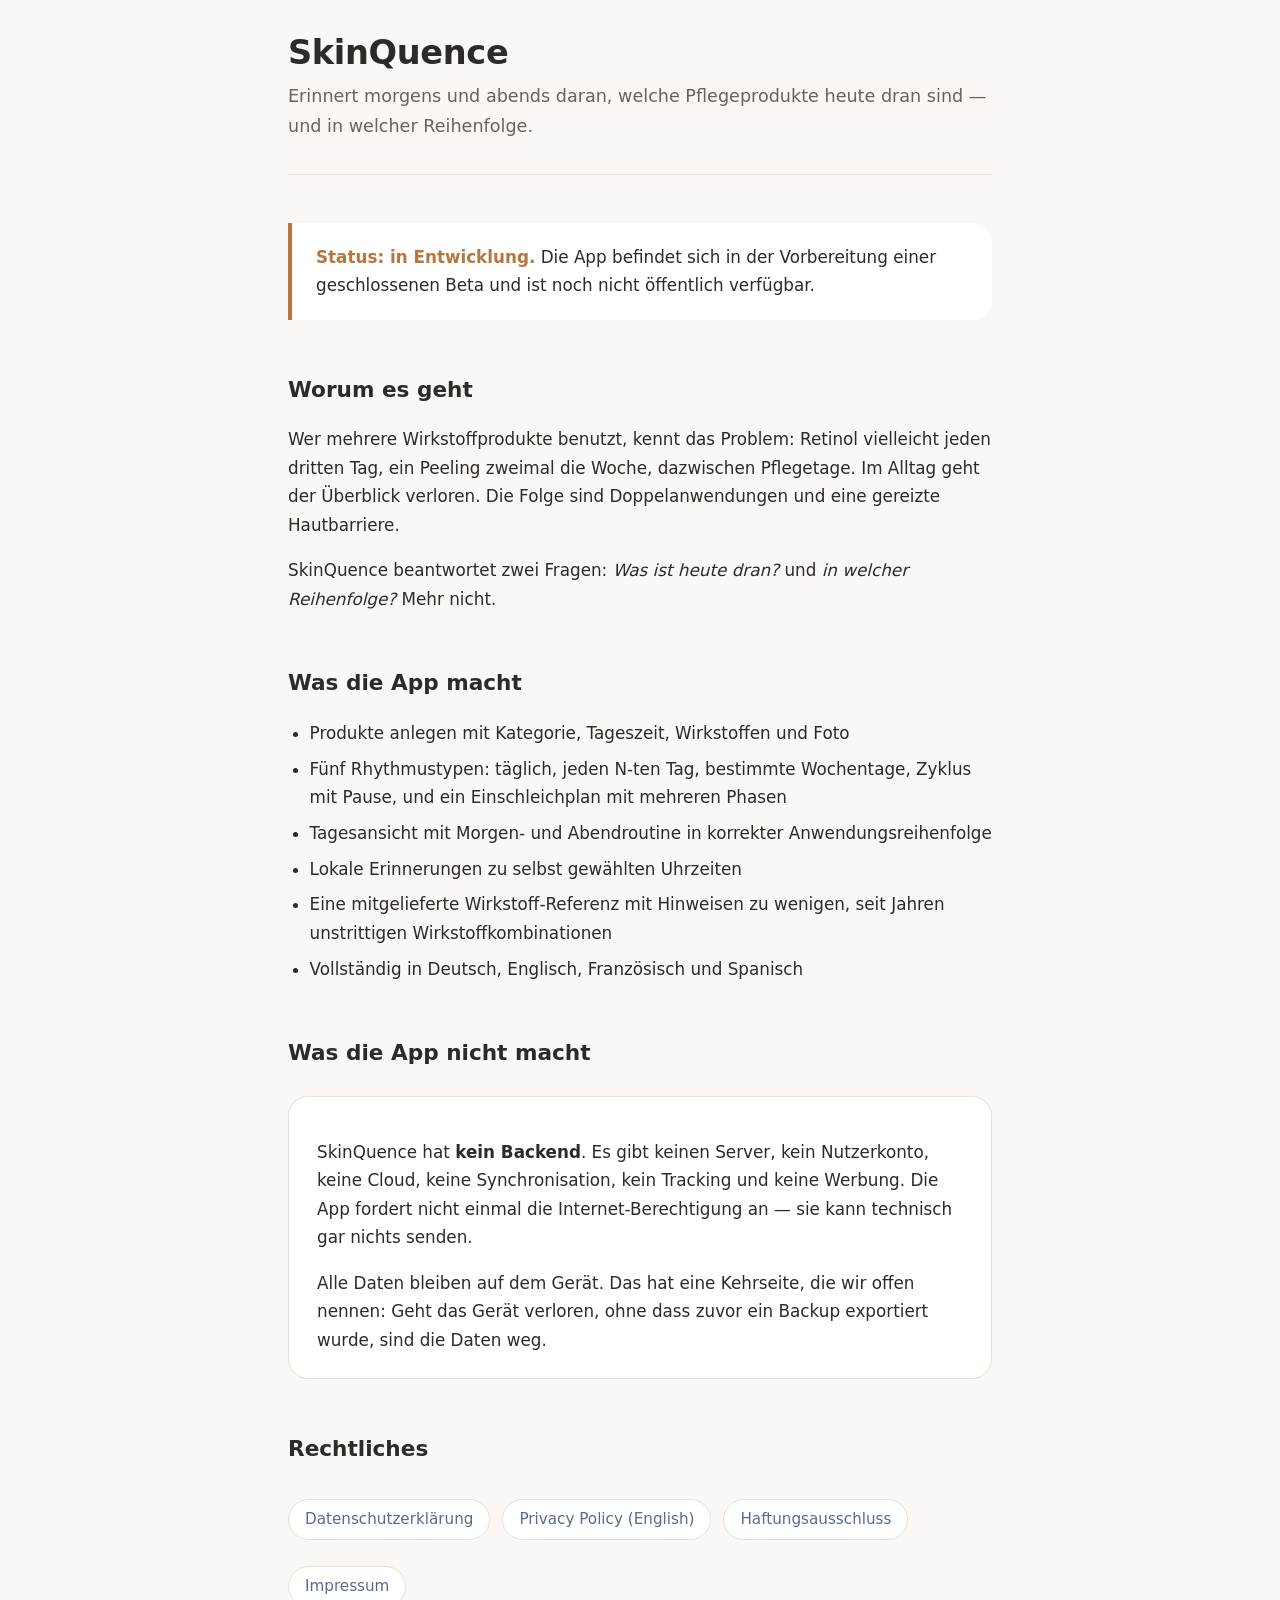
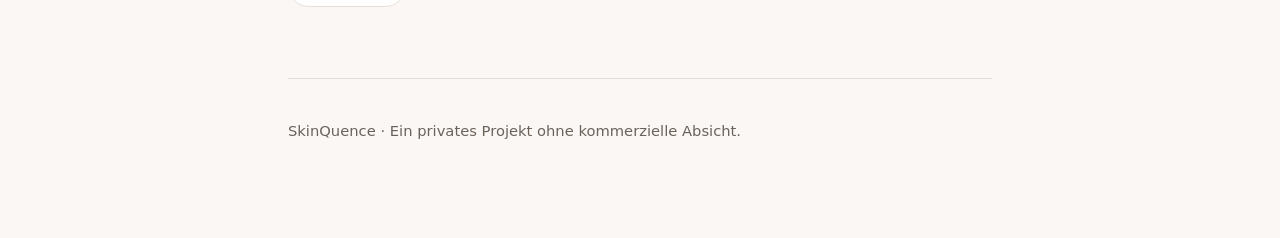
<file: index.html>
<!DOCTYPE html>
<html lang="de">
<head>
<meta charset="utf-8">
<meta name="viewport" content="width=device-width, initial-scale=1">
<title>SkinQuence</title>
<meta name="description" content="SkinQuence erinnert morgens und abends an die heute fälligen Hautpflegeprodukte und zeigt sie in der richtigen Anwendungsreihenfolge. Offline, ohne Konto, ohne Datenerhebung.">
<link rel="stylesheet" href="style.css">
</head>
<body>

<header>
  <h1>SkinQuence</h1>
  <p class="untertitel">Erinnert morgens und abends daran, welche Pflegeprodukte heute dran sind — und in welcher Reihenfolge.</p>
</header>

<main>

<div class="hinweis">
  <strong>Status: in Entwicklung.</strong>
  Die App befindet sich in der Vorbereitung einer geschlossenen Beta und ist
  noch nicht öffentlich verfügbar.
</div>

<h2>Worum es geht</h2>

<p>
Wer mehrere Wirkstoffprodukte benutzt, kennt das Problem: Retinol vielleicht
jeden dritten Tag, ein Peeling zweimal die Woche, dazwischen Pflegetage. Im
Alltag geht der Überblick verloren. Die Folge sind Doppelanwendungen und eine
gereizte Hautbarriere.
</p>

<p>
SkinQuence beantwortet zwei Fragen: <em>Was ist heute dran?</em> und
<em>in welcher Reihenfolge?</em> Mehr nicht.
</p>

<h2>Was die App macht</h2>

<ul>
  <li>Produkte anlegen mit Kategorie, Tageszeit, Wirkstoffen und Foto</li>
  <li>Fünf Rhythmustypen: täglich, jeden N-ten Tag, bestimmte Wochentage,
      Zyklus mit Pause, und ein Einschleichplan mit mehreren Phasen</li>
  <li>Tagesansicht mit Morgen- und Abendroutine in korrekter
      Anwendungsreihenfolge</li>
  <li>Lokale Erinnerungen zu selbst gewählten Uhrzeiten</li>
  <li>Eine mitgelieferte Wirkstoff-Referenz mit Hinweisen zu wenigen,
      seit Jahren unstrittigen Wirkstoffkombinationen</li>
  <li>Vollständig in Deutsch, Englisch, Französisch und Spanisch</li>
</ul>

<h2>Was die App nicht macht</h2>

<div class="karte">
<p>
SkinQuence hat <strong>kein Backend</strong>. Es gibt keinen Server, kein
Nutzerkonto, keine Cloud, keine Synchronisation, kein Tracking und keine
Werbung. Die App fordert nicht einmal die Internet-Berechtigung an — sie
kann technisch gar nichts senden.
</p>
<p style="margin-bottom:0">
Alle Daten bleiben auf dem Gerät. Das hat eine Kehrseite, die wir offen
nennen: Geht das Gerät verloren, ohne dass zuvor ein Backup exportiert wurde,
sind die Daten weg.
</p>
</div>

<h2>Rechtliches</h2>

<ul class="sprachen">
  <li><a href="datenschutz.html">Datenschutzerklärung</a></li>
  <li><a href="privacy.html">Privacy Policy (English)</a></li>
  <li><a href="haftungsausschluss.html">Haftungsausschluss</a></li>
  <li><a href="impressum.html">Impressum</a></li>
</ul>

</main>

<footer>
  <p>SkinQuence · Ein privates Projekt ohne kommerzielle Absicht.</p>
</footer>

</body>
</html>
</file>
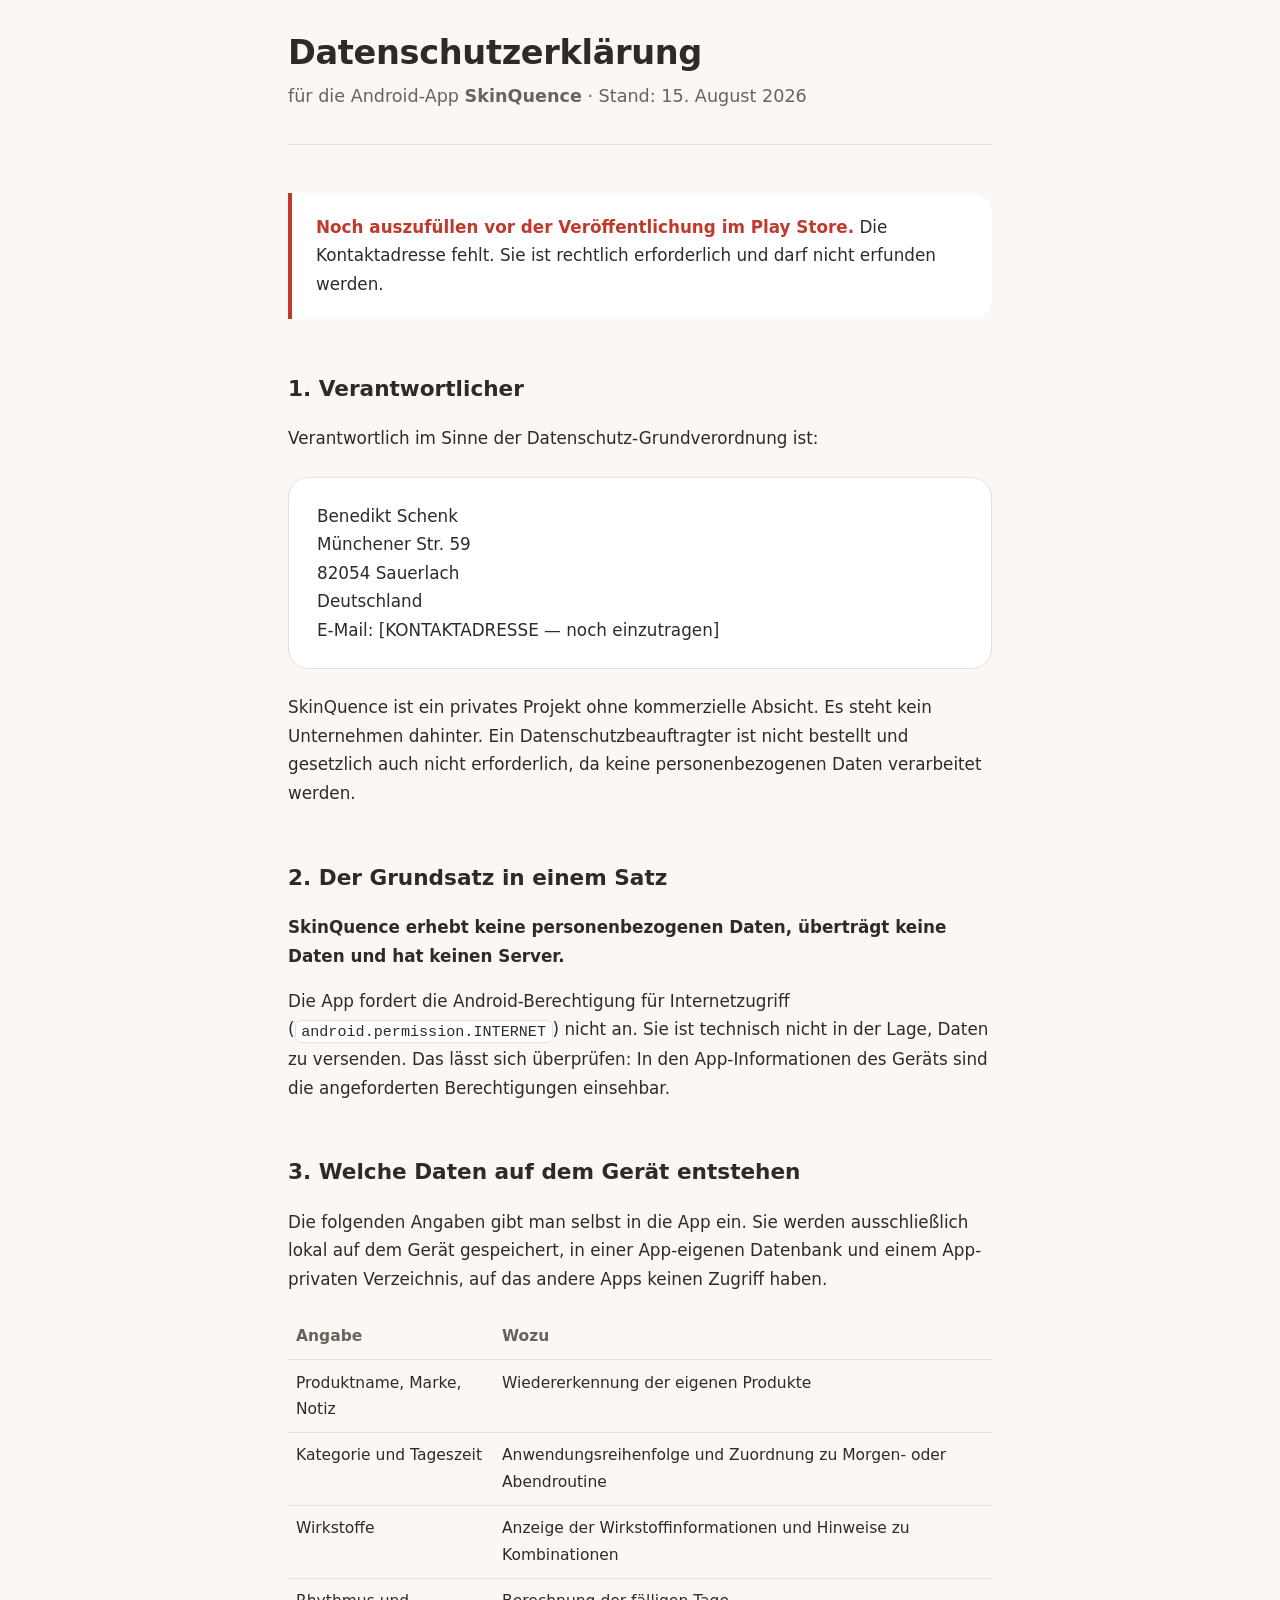
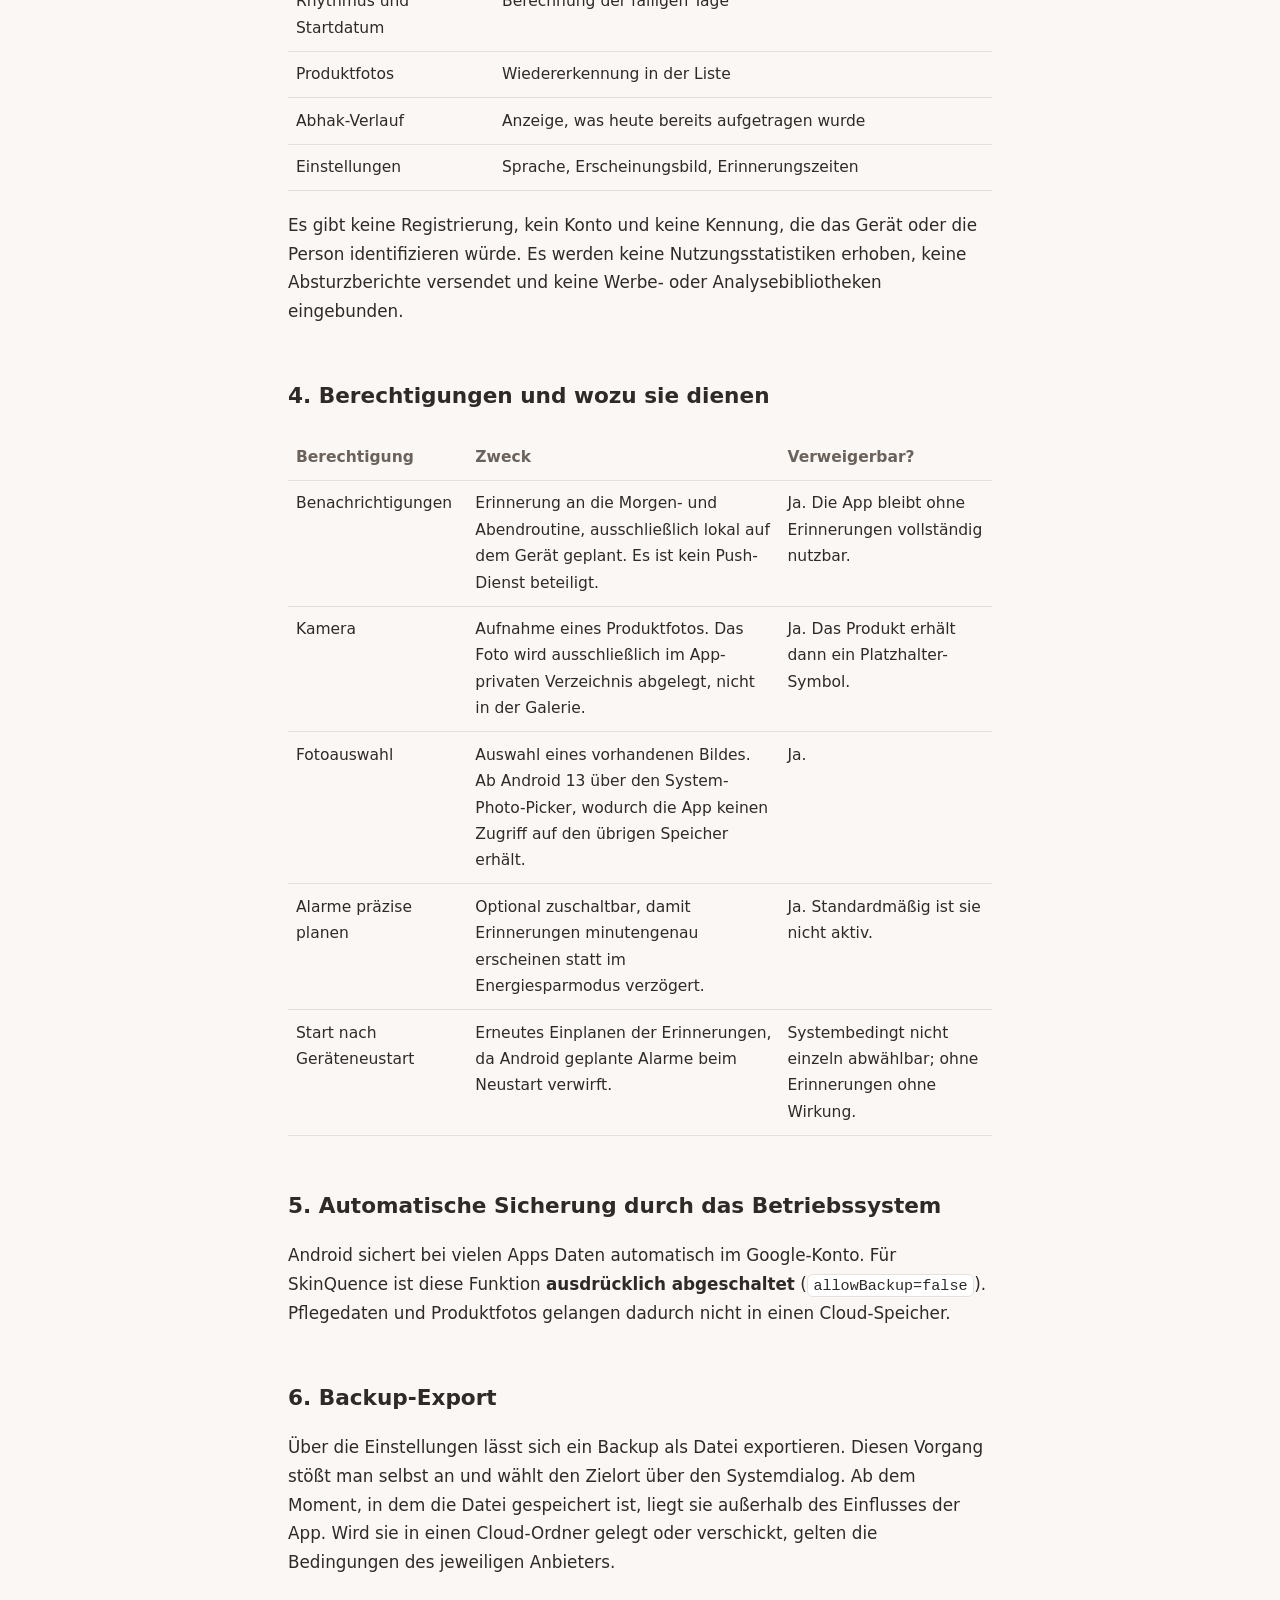
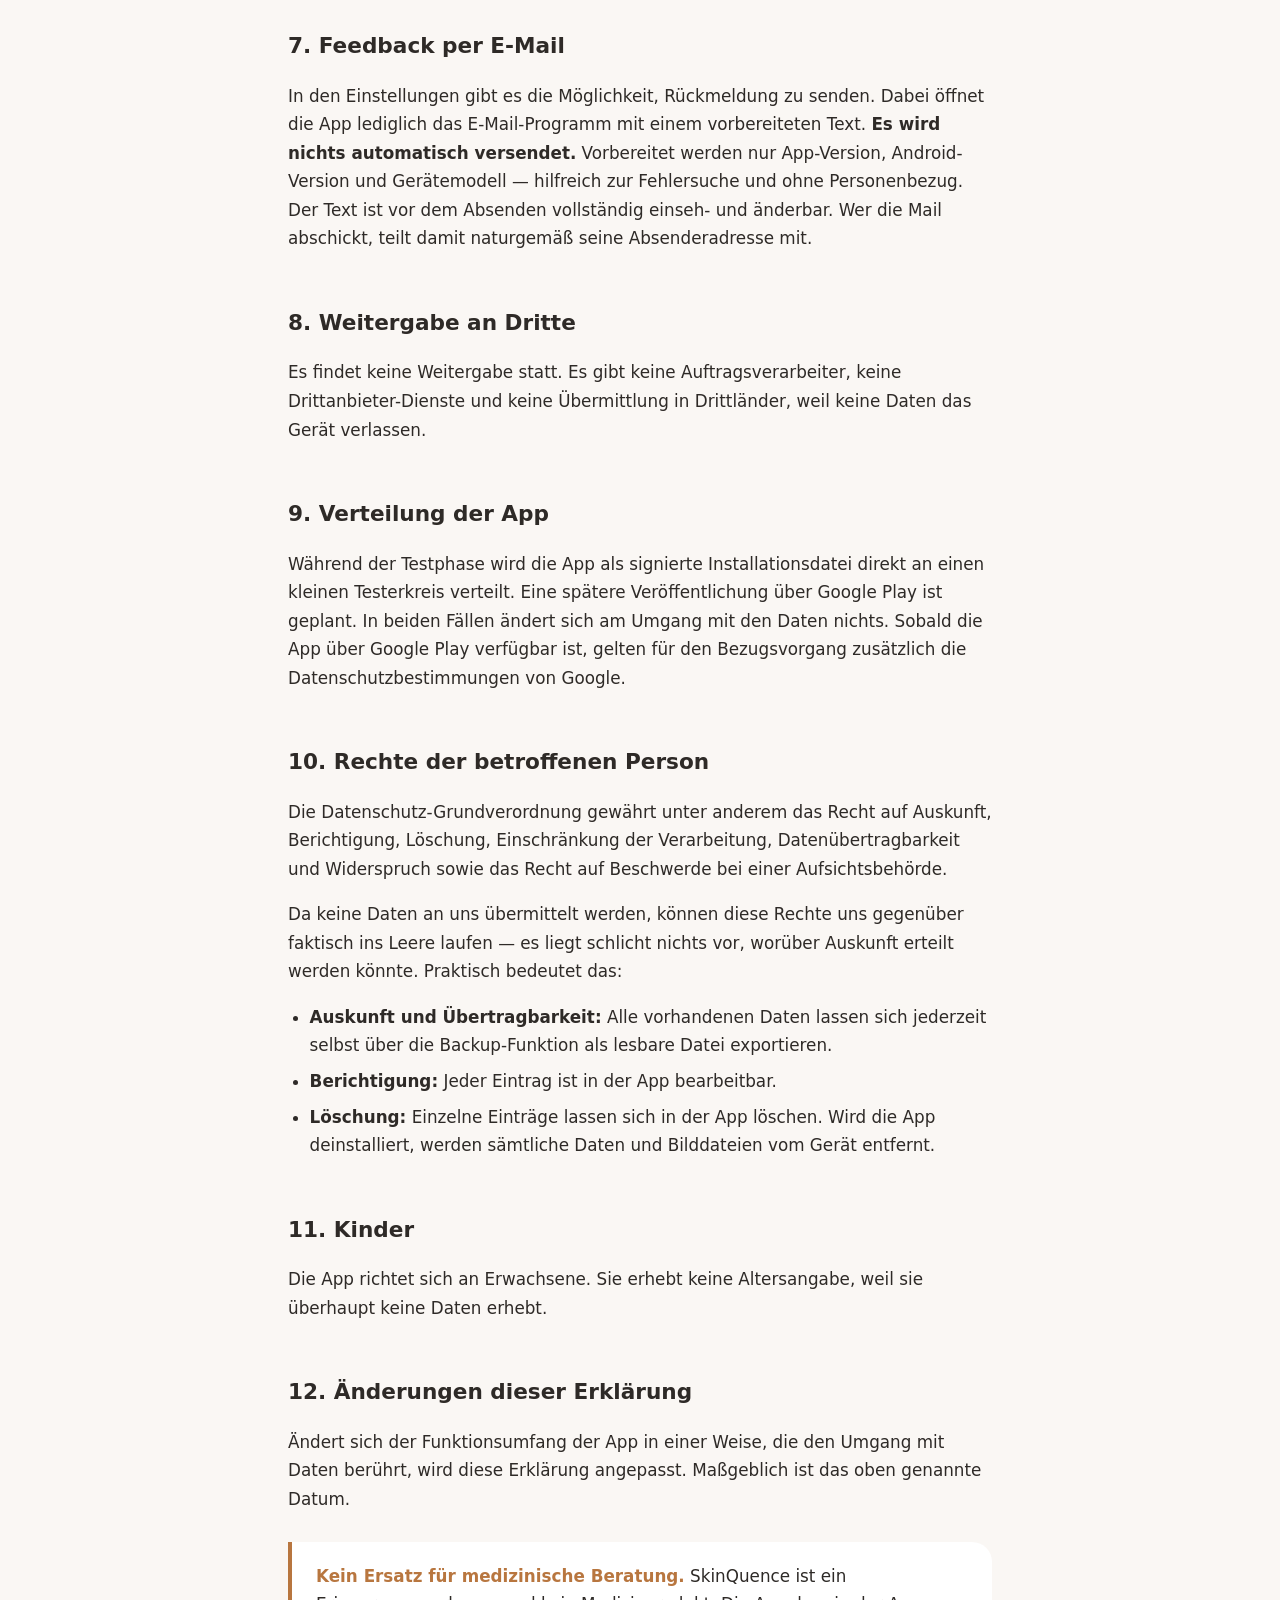
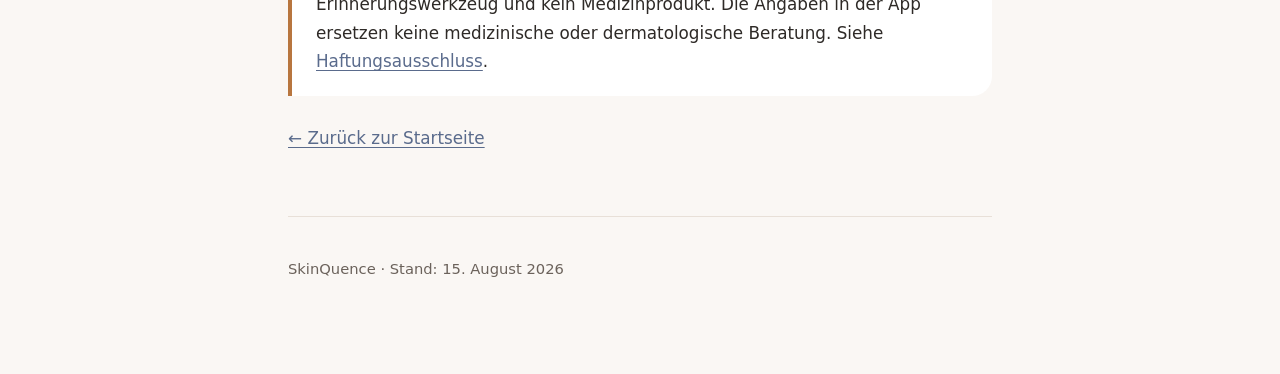
<file: datenschutz.html>
<!DOCTYPE html>
<html lang="de">
<head>
<meta charset="utf-8">
<meta name="viewport" content="width=device-width, initial-scale=1">
<title>Datenschutzerklärung — SkinQuence</title>
<meta name="description" content="Datenschutzerklärung der App SkinQuence. Die App erhebt keine Daten, überträgt nichts und funktioniert vollständig offline.">
<link rel="stylesheet" href="style.css">
</head>
<body>

<header>
  <h1>Datenschutzerklärung</h1>
  <p class="untertitel">für die Android-App <strong>SkinQuence</strong> · Stand: 15. August 2026</p>
</header>

<main>

<div class="platzhalter">
  <strong>Noch auszufüllen vor der Veröffentlichung im Play Store.</strong>
  Die Kontaktadresse fehlt. Sie ist rechtlich erforderlich und darf nicht
  erfunden werden.
</div>

<h2>1. Verantwortlicher</h2>

<p>Verantwortlich im Sinne der Datenschutz-Grundverordnung ist:</p>

<div class="karte">
<p style="margin:0">
Benedikt Schenk<br>
Münchener Str. 59<br>
82054 Sauerlach<br>
Deutschland<br>
E-Mail: [KONTAKTADRESSE — noch einzutragen]
</p>
</div>

<p>
SkinQuence ist ein privates Projekt ohne kommerzielle Absicht. Es steht kein
Unternehmen dahinter. Ein Datenschutzbeauftragter ist nicht bestellt und
gesetzlich auch nicht erforderlich, da keine personenbezogenen Daten
verarbeitet werden.
</p>

<h2>2. Der Grundsatz in einem Satz</h2>

<p>
<strong>SkinQuence erhebt keine personenbezogenen Daten, überträgt keine Daten
und hat keinen Server.</strong>
</p>

<p>
Die App fordert die Android-Berechtigung für Internetzugriff
(<code>android.permission.INTERNET</code>) nicht an. Sie ist technisch nicht in
der Lage, Daten zu versenden. Das lässt sich überprüfen: In den
App-Informationen des Geräts sind die angeforderten Berechtigungen einsehbar.
</p>

<h2>3. Welche Daten auf dem Gerät entstehen</h2>

<p>
Die folgenden Angaben gibt man selbst in die App ein. Sie werden
ausschließlich lokal auf dem Gerät gespeichert, in einer App-eigenen Datenbank
und einem App-privaten Verzeichnis, auf das andere Apps keinen Zugriff haben.
</p>

<table>
  <tr><th>Angabe</th><th>Wozu</th></tr>
  <tr><td>Produktname, Marke, Notiz</td><td>Wiedererkennung der eigenen Produkte</td></tr>
  <tr><td>Kategorie und Tageszeit</td><td>Anwendungsreihenfolge und Zuordnung zu Morgen- oder Abendroutine</td></tr>
  <tr><td>Wirkstoffe</td><td>Anzeige der Wirkstoffinformationen und Hinweise zu Kombinationen</td></tr>
  <tr><td>Rhythmus und Startdatum</td><td>Berechnung der fälligen Tage</td></tr>
  <tr><td>Produktfotos</td><td>Wiedererkennung in der Liste</td></tr>
  <tr><td>Abhak-Verlauf</td><td>Anzeige, was heute bereits aufgetragen wurde</td></tr>
  <tr><td>Einstellungen</td><td>Sprache, Erscheinungsbild, Erinnerungszeiten</td></tr>
</table>

<p>
Es gibt keine Registrierung, kein Konto und keine Kennung, die das Gerät oder
die Person identifizieren würde. Es werden keine Nutzungsstatistiken erhoben,
keine Absturzberichte versendet und keine Werbe- oder Analysebibliotheken
eingebunden.
</p>

<h2>4. Berechtigungen und wozu sie dienen</h2>

<table>
  <tr><th>Berechtigung</th><th>Zweck</th><th>Verweigerbar?</th></tr>
  <tr>
    <td>Benachrichtigungen</td>
    <td>Erinnerung an die Morgen- und Abendroutine, ausschließlich lokal auf
        dem Gerät geplant. Es ist kein Push-Dienst beteiligt.</td>
    <td>Ja. Die App bleibt ohne Erinnerungen vollständig nutzbar.</td>
  </tr>
  <tr>
    <td>Kamera</td>
    <td>Aufnahme eines Produktfotos. Das Foto wird ausschließlich im
        App-privaten Verzeichnis abgelegt, nicht in der Galerie.</td>
    <td>Ja. Das Produkt erhält dann ein Platzhalter-Symbol.</td>
  </tr>
  <tr>
    <td>Fotoauswahl</td>
    <td>Auswahl eines vorhandenen Bildes. Ab Android 13 über den System-Photo-Picker,
        wodurch die App keinen Zugriff auf den übrigen Speicher erhält.</td>
    <td>Ja.</td>
  </tr>
  <tr>
    <td>Alarme präzise planen</td>
    <td>Optional zuschaltbar, damit Erinnerungen minutengenau erscheinen statt
        im Energiesparmodus verzögert.</td>
    <td>Ja. Standardmäßig ist sie nicht aktiv.</td>
  </tr>
  <tr>
    <td>Start nach Geräteneustart</td>
    <td>Erneutes Einplanen der Erinnerungen, da Android geplante Alarme beim
        Neustart verwirft.</td>
    <td>Systembedingt nicht einzeln abwählbar; ohne Erinnerungen ohne Wirkung.</td>
  </tr>
</table>

<h2>5. Automatische Sicherung durch das Betriebssystem</h2>

<p>
Android sichert bei vielen Apps Daten automatisch im Google-Konto. Für
SkinQuence ist diese Funktion <strong>ausdrücklich abgeschaltet</strong>
(<code>allowBackup=false</code>). Pflegedaten und Produktfotos gelangen dadurch
nicht in einen Cloud-Speicher.
</p>

<h2>6. Backup-Export</h2>

<p>
Über die Einstellungen lässt sich ein Backup als Datei exportieren. Diesen
Vorgang stößt man selbst an und wählt den Zielort über den Systemdialog. Ab dem
Moment, in dem die Datei gespeichert ist, liegt sie außerhalb des Einflusses
der App. Wird sie in einen Cloud-Ordner gelegt oder verschickt, gelten die
Bedingungen des jeweiligen Anbieters.
</p>

<h2>7. Feedback per E-Mail</h2>

<p>
In den Einstellungen gibt es die Möglichkeit, Rückmeldung zu senden. Dabei
öffnet die App lediglich das E-Mail-Programm mit einem vorbereiteten Text.
<strong>Es wird nichts automatisch versendet.</strong> Vorbereitet werden nur
App-Version, Android-Version und Gerätemodell — hilfreich zur Fehlersuche und
ohne Personenbezug. Der Text ist vor dem Absenden vollständig einseh- und
änderbar. Wer die Mail abschickt, teilt damit naturgemäß seine
Absenderadresse mit.
</p>

<h2>8. Weitergabe an Dritte</h2>

<p>
Es findet keine Weitergabe statt. Es gibt keine Auftragsverarbeiter, keine
Drittanbieter-Dienste und keine Übermittlung in Drittländer, weil keine Daten
das Gerät verlassen.
</p>

<h2>9. Verteilung der App</h2>

<p>
Während der Testphase wird die App als signierte Installationsdatei direkt an
einen kleinen Testerkreis verteilt. Eine spätere Veröffentlichung über Google
Play ist geplant. In beiden Fällen ändert sich am Umgang mit den Daten nichts.
Sobald die App über Google Play verfügbar ist, gelten für den Bezugsvorgang
zusätzlich die Datenschutzbestimmungen von Google.
</p>

<h2>10. Rechte der betroffenen Person</h2>

<p>
Die Datenschutz-Grundverordnung gewährt unter anderem das Recht auf Auskunft,
Berichtigung, Löschung, Einschränkung der Verarbeitung, Datenübertragbarkeit
und Widerspruch sowie das Recht auf Beschwerde bei einer Aufsichtsbehörde.
</p>

<p>
Da keine Daten an uns übermittelt werden, können diese Rechte uns gegenüber
faktisch ins Leere laufen — es liegt schlicht nichts vor, worüber Auskunft
erteilt werden könnte. Praktisch bedeutet das:
</p>

<ul>
  <li><strong>Auskunft und Übertragbarkeit:</strong> Alle vorhandenen Daten
      lassen sich jederzeit selbst über die Backup-Funktion als lesbare Datei
      exportieren.</li>
  <li><strong>Berichtigung:</strong> Jeder Eintrag ist in der App bearbeitbar.</li>
  <li><strong>Löschung:</strong> Einzelne Einträge lassen sich in der App
      löschen. Wird die App deinstalliert, werden sämtliche Daten und
      Bilddateien vom Gerät entfernt.</li>
</ul>

<h2>11. Kinder</h2>

<p>
Die App richtet sich an Erwachsene. Sie erhebt keine Altersangabe, weil sie
überhaupt keine Daten erhebt.
</p>

<h2>12. Änderungen dieser Erklärung</h2>

<p>
Ändert sich der Funktionsumfang der App in einer Weise, die den Umgang mit
Daten berührt, wird diese Erklärung angepasst. Maßgeblich ist das oben
genannte Datum.
</p>

<div class="hinweis">
  <strong>Kein Ersatz für medizinische Beratung.</strong>
  SkinQuence ist ein Erinnerungswerkzeug und kein Medizinprodukt. Die
  Angaben in der App ersetzen keine medizinische oder dermatologische
  Beratung. Siehe <a href="haftungsausschluss.html">Haftungsausschluss</a>.
</div>

<p><a href="index.html">← Zurück zur Startseite</a></p>

</main>

<footer>
  <p>SkinQuence · Stand: 15. August 2026</p>
</footer>

</body>
</html>
</file>
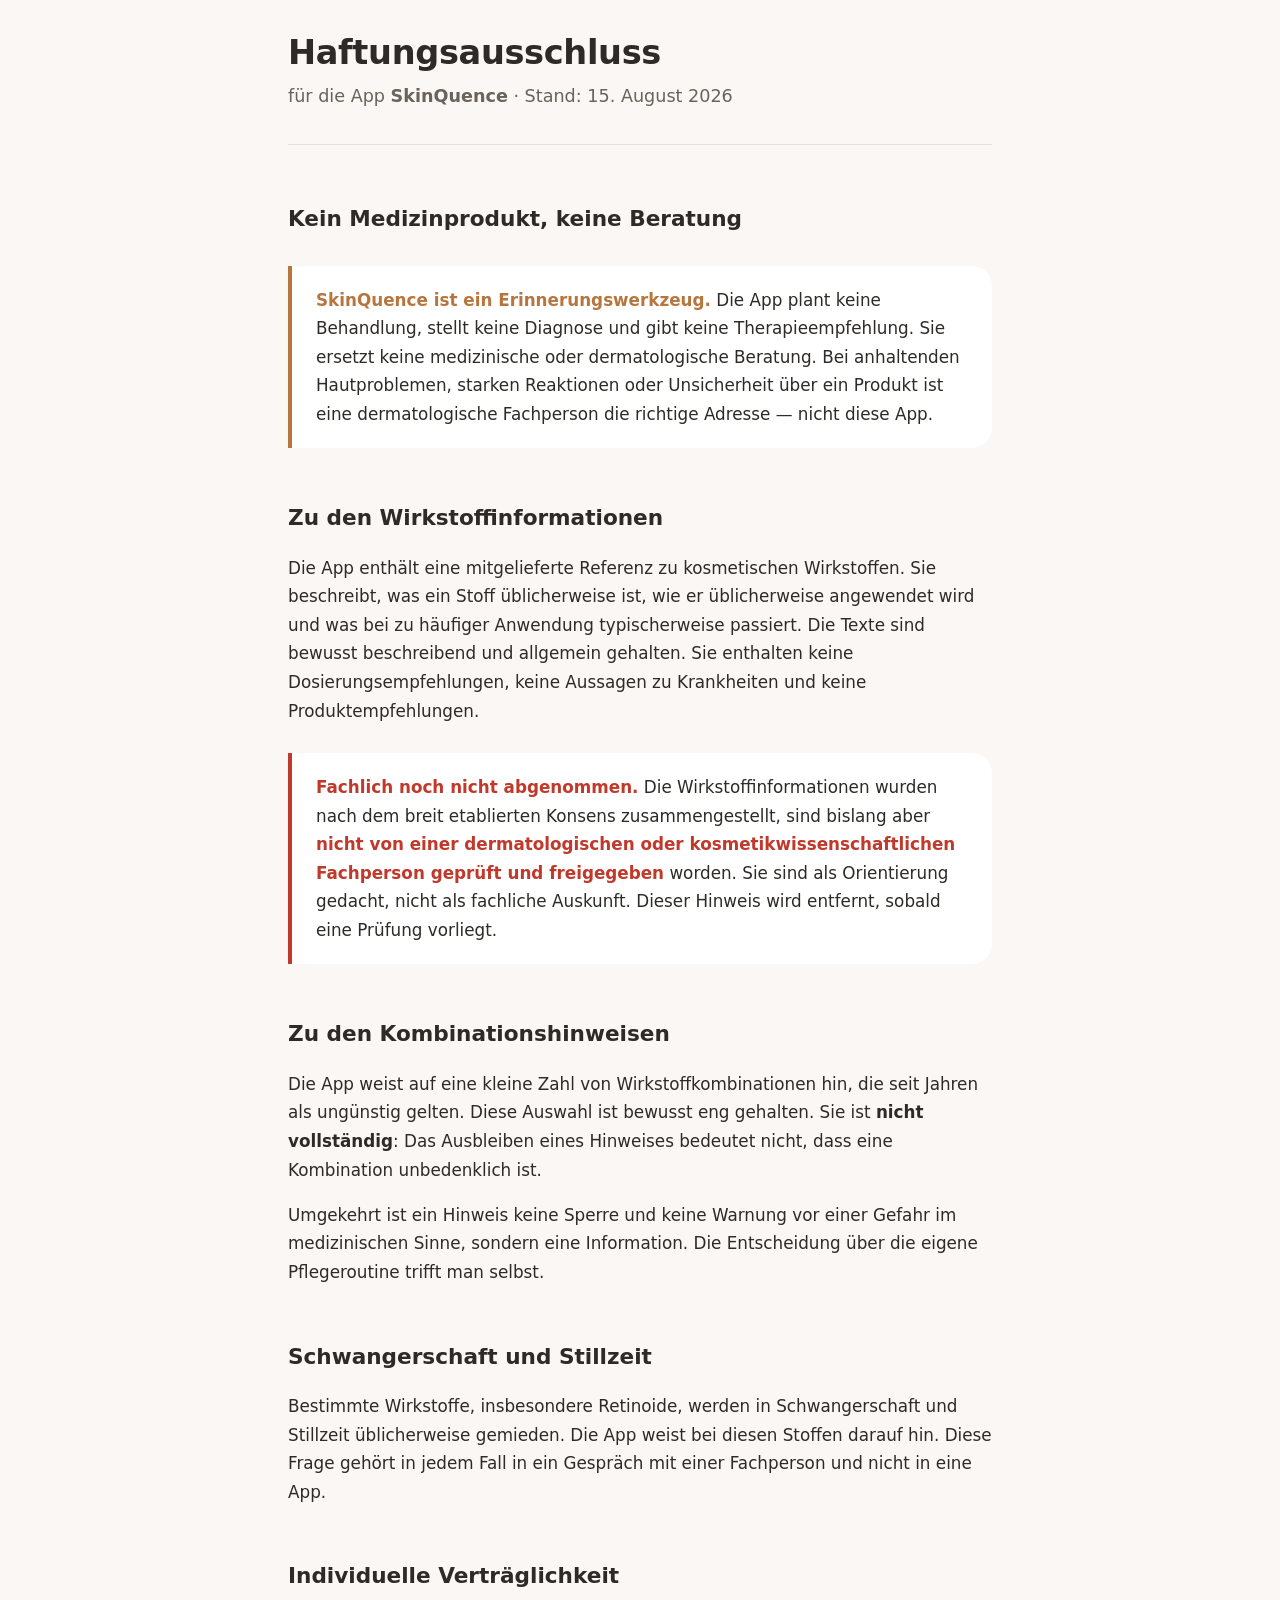
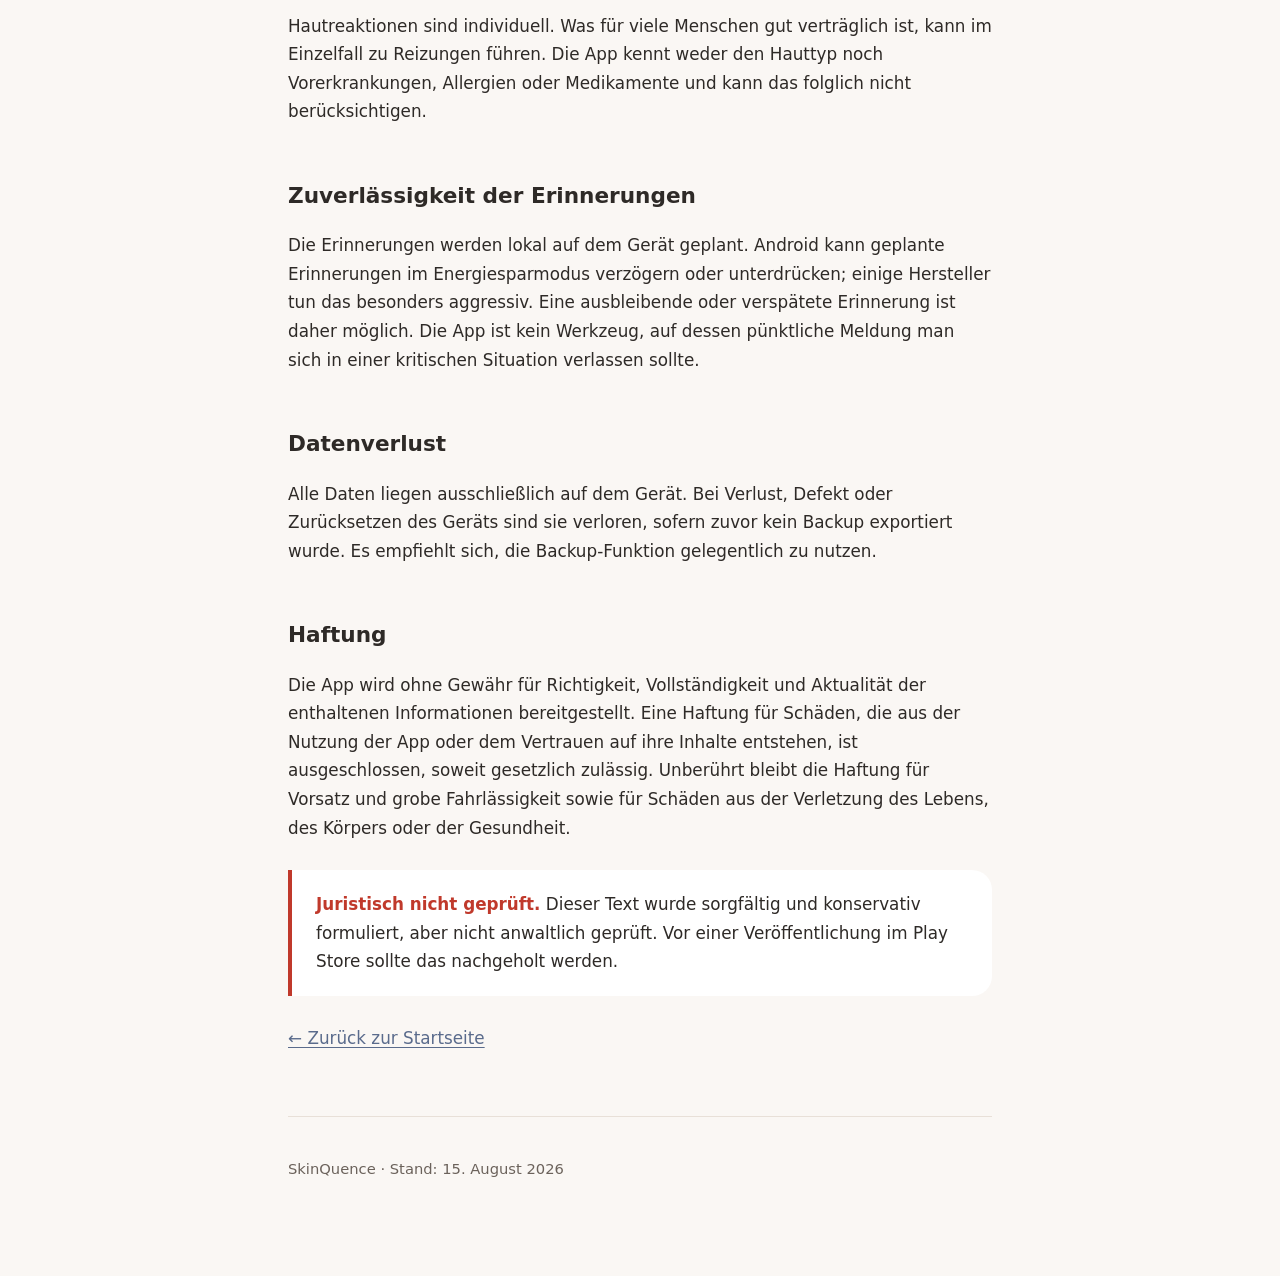
<file: haftungsausschluss.html>
<!DOCTYPE html>
<html lang="de">
<head>
<meta charset="utf-8">
<meta name="viewport" content="width=device-width, initial-scale=1">
<title>Haftungsausschluss — SkinQuence</title>
<meta name="description" content="Haftungsausschluss und Hinweise zu den Wirkstoffinformationen der App SkinQuence.">
<link rel="stylesheet" href="style.css">
</head>
<body>

<header>
  <h1>Haftungsausschluss</h1>
  <p class="untertitel">für die App <strong>SkinQuence</strong> · Stand: 15. August 2026</p>
</header>

<main>

<h2>Kein Medizinprodukt, keine Beratung</h2>

<div class="hinweis">
  <strong>SkinQuence ist ein Erinnerungswerkzeug.</strong>
  Die App plant keine Behandlung, stellt keine Diagnose und gibt keine
  Therapieempfehlung. Sie ersetzt keine medizinische oder dermatologische
  Beratung. Bei anhaltenden Hautproblemen, starken Reaktionen oder Unsicherheit
  über ein Produkt ist eine dermatologische Fachperson die richtige Adresse —
  nicht diese App.
</div>

<h2>Zu den Wirkstoffinformationen</h2>

<p>
Die App enthält eine mitgelieferte Referenz zu kosmetischen Wirkstoffen. Sie
beschreibt, was ein Stoff üblicherweise ist, wie er üblicherweise angewendet
wird und was bei zu häufiger Anwendung typischerweise passiert. Die Texte sind
bewusst beschreibend und allgemein gehalten. Sie enthalten keine
Dosierungsempfehlungen, keine Aussagen zu Krankheiten und keine
Produktempfehlungen.
</p>

<div class="platzhalter">
  <strong>Fachlich noch nicht abgenommen.</strong>
  Die Wirkstoffinformationen wurden nach dem breit etablierten Konsens
  zusammengestellt, sind bislang aber <strong>nicht von einer
  dermatologischen oder kosmetikwissenschaftlichen Fachperson geprüft und
  freigegeben</strong> worden. Sie sind als Orientierung gedacht, nicht als
  fachliche Auskunft. Dieser Hinweis wird entfernt, sobald eine Prüfung
  vorliegt.
</div>

<h2>Zu den Kombinationshinweisen</h2>

<p>
Die App weist auf eine kleine Zahl von Wirkstoffkombinationen hin, die seit
Jahren als ungünstig gelten. Diese Auswahl ist bewusst eng gehalten. Sie ist
<strong>nicht vollständig</strong>: Das Ausbleiben eines Hinweises bedeutet
nicht, dass eine Kombination unbedenklich ist.
</p>

<p>
Umgekehrt ist ein Hinweis keine Sperre und keine Warnung vor einer Gefahr im
medizinischen Sinne, sondern eine Information. Die Entscheidung über die eigene
Pflegeroutine trifft man selbst.
</p>

<h2>Schwangerschaft und Stillzeit</h2>

<p>
Bestimmte Wirkstoffe, insbesondere Retinoide, werden in Schwangerschaft und
Stillzeit üblicherweise gemieden. Die App weist bei diesen Stoffen darauf hin.
Diese Frage gehört in jedem Fall in ein Gespräch mit einer Fachperson und nicht
in eine App.
</p>

<h2>Individuelle Verträglichkeit</h2>

<p>
Hautreaktionen sind individuell. Was für viele Menschen gut verträglich ist,
kann im Einzelfall zu Reizungen führen. Die App kennt weder den Hauttyp noch
Vorerkrankungen, Allergien oder Medikamente und kann das folglich nicht
berücksichtigen.
</p>

<h2>Zuverlässigkeit der Erinnerungen</h2>

<p>
Die Erinnerungen werden lokal auf dem Gerät geplant. Android kann geplante
Erinnerungen im Energiesparmodus verzögern oder unterdrücken; einige Hersteller
tun das besonders aggressiv. Eine ausbleibende oder verspätete Erinnerung ist
daher möglich. Die App ist kein Werkzeug, auf dessen pünktliche Meldung man
sich in einer kritischen Situation verlassen sollte.
</p>

<h2>Datenverlust</h2>

<p>
Alle Daten liegen ausschließlich auf dem Gerät. Bei Verlust, Defekt oder
Zurücksetzen des Geräts sind sie verloren, sofern zuvor kein Backup exportiert
wurde. Es empfiehlt sich, die Backup-Funktion gelegentlich zu nutzen.
</p>

<h2>Haftung</h2>

<p>
Die App wird ohne Gewähr für Richtigkeit, Vollständigkeit und Aktualität der
enthaltenen Informationen bereitgestellt. Eine Haftung für Schäden, die aus der
Nutzung der App oder dem Vertrauen auf ihre Inhalte entstehen, ist
ausgeschlossen, soweit gesetzlich zulässig. Unberührt bleibt die Haftung für
Vorsatz und grobe Fahrlässigkeit sowie für Schäden aus der Verletzung des
Lebens, des Körpers oder der Gesundheit.
</p>

<div class="platzhalter">
  <strong>Juristisch nicht geprüft.</strong>
  Dieser Text wurde sorgfältig und konservativ formuliert, aber nicht
  anwaltlich geprüft. Vor einer Veröffentlichung im Play Store sollte das
  nachgeholt werden.
</div>

<p><a href="index.html">← Zurück zur Startseite</a></p>

</main>

<footer>
  <p>SkinQuence · Stand: 15. August 2026</p>
</footer>

</body>
</html>
</file>
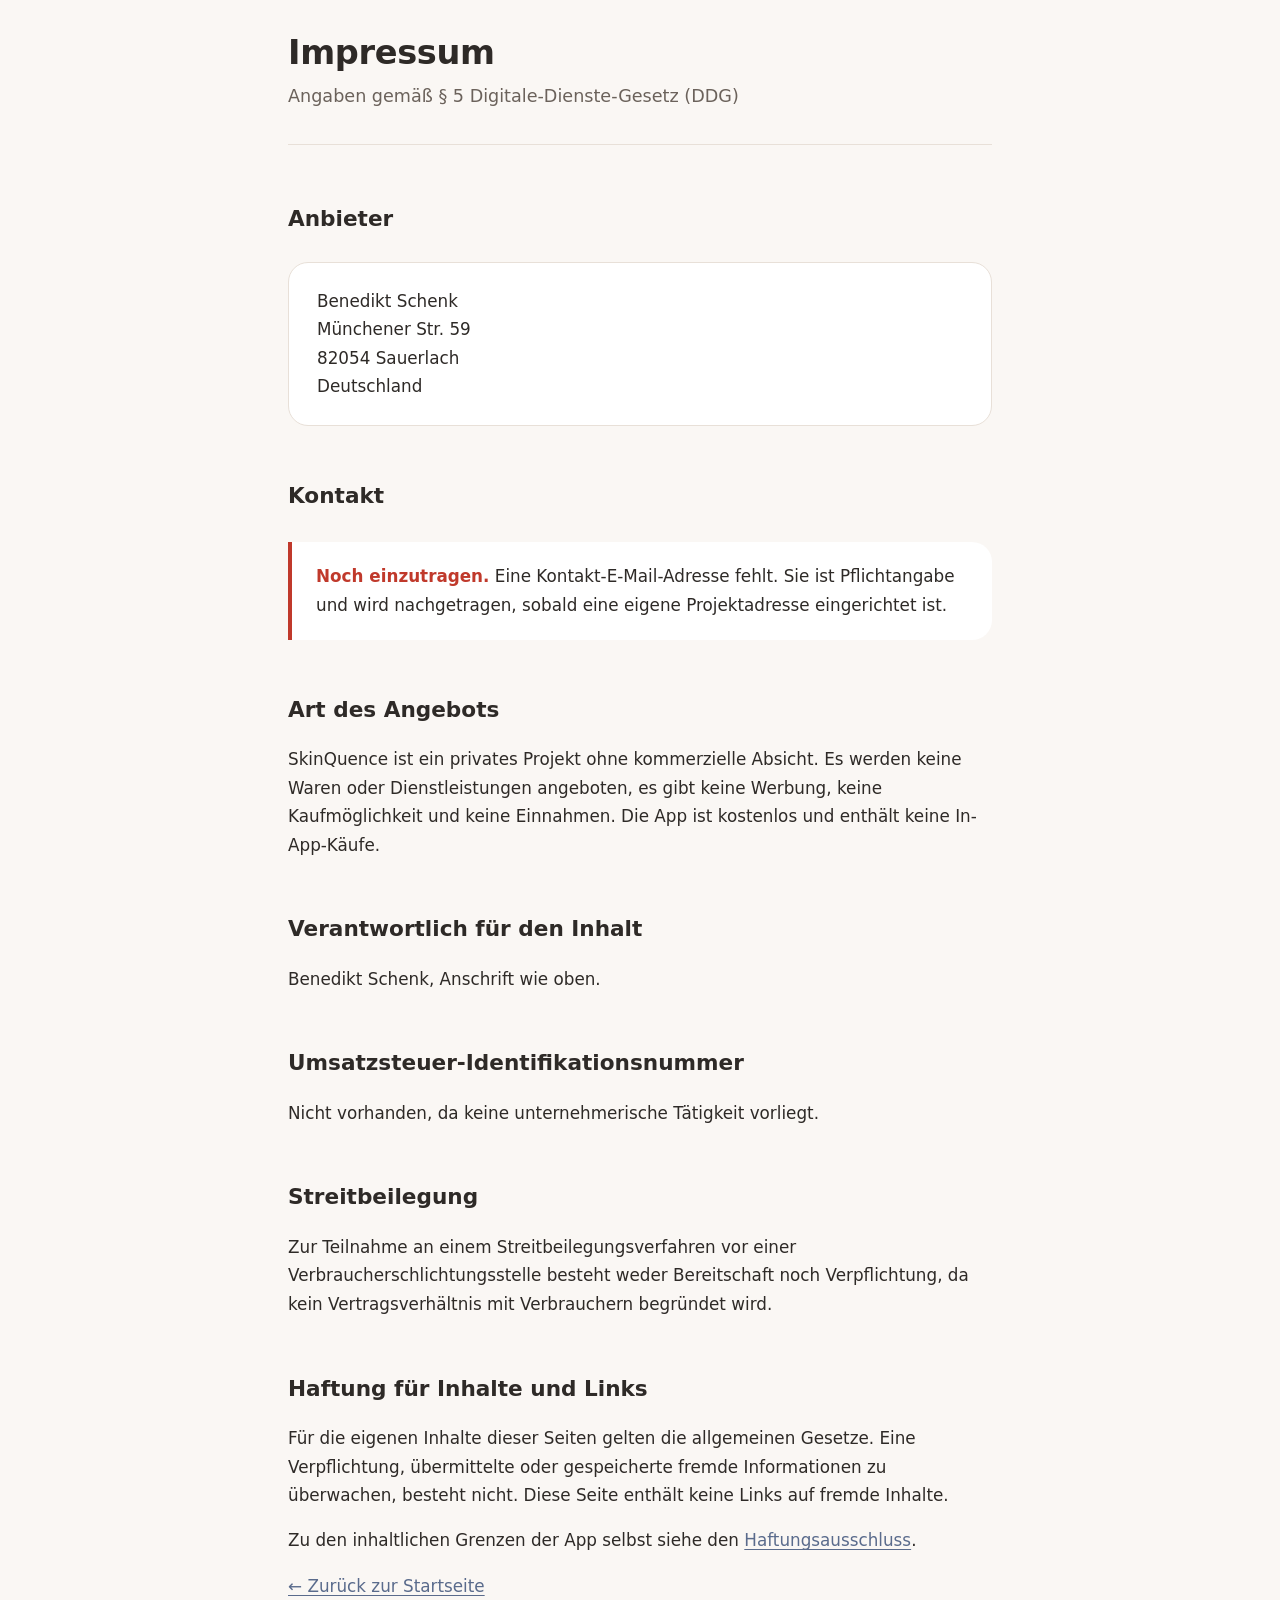
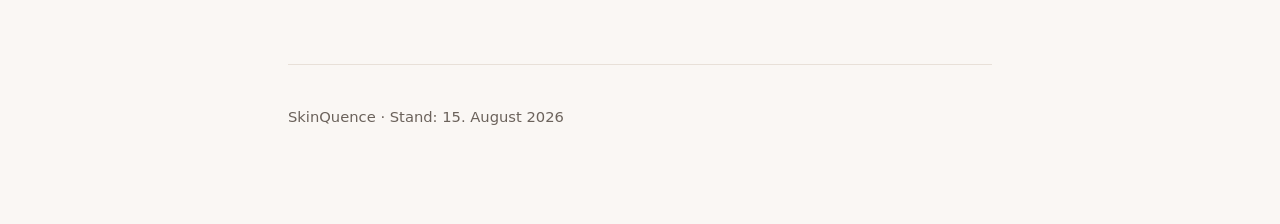
<file: impressum.html>
<!DOCTYPE html>
<html lang="de">
<head>
<meta charset="utf-8">
<meta name="viewport" content="width=device-width, initial-scale=1">
<title>Impressum — SkinQuence</title>
<meta name="description" content="Impressum und Anbieterkennzeichnung für das Projekt SkinQuence.">
<link rel="stylesheet" href="style.css">
</head>
<body>

<header>
  <h1>Impressum</h1>
  <p class="untertitel">Angaben gemäß § 5 Digitale-Dienste-Gesetz (DDG)</p>
</header>

<main>

<h2>Anbieter</h2>

<div class="karte">
<p style="margin:0">
Benedikt Schenk<br>
Münchener Str. 59<br>
82054 Sauerlach<br>
Deutschland
</p>
</div>

<h2>Kontakt</h2>

<div class="platzhalter">
  <strong>Noch einzutragen.</strong>
  Eine Kontakt-E-Mail-Adresse fehlt. Sie ist Pflichtangabe und wird
  nachgetragen, sobald eine eigene Projektadresse eingerichtet ist.
</div>

<h2>Art des Angebots</h2>

<p>
SkinQuence ist ein privates Projekt ohne kommerzielle Absicht. Es werden keine
Waren oder Dienstleistungen angeboten, es gibt keine Werbung, keine
Kaufmöglichkeit und keine Einnahmen. Die App ist kostenlos und enthält keine
In-App-Käufe.
</p>

<h2>Verantwortlich für den Inhalt</h2>

<p>
Benedikt Schenk, Anschrift wie oben.
</p>

<h2>Umsatzsteuer-Identifikationsnummer</h2>

<p>
Nicht vorhanden, da keine unternehmerische Tätigkeit vorliegt.
</p>

<h2>Streitbeilegung</h2>

<p>
Zur Teilnahme an einem Streitbeilegungsverfahren vor einer
Verbraucherschlichtungsstelle besteht weder Bereitschaft noch Verpflichtung,
da kein Vertragsverhältnis mit Verbrauchern begründet wird.
</p>

<h2>Haftung für Inhalte und Links</h2>

<p>
Für die eigenen Inhalte dieser Seiten gelten die allgemeinen Gesetze. Eine
Verpflichtung, übermittelte oder gespeicherte fremde Informationen zu
überwachen, besteht nicht. Diese Seite enthält keine Links auf fremde Inhalte.
</p>

<p>
Zu den inhaltlichen Grenzen der App selbst siehe den
<a href="haftungsausschluss.html">Haftungsausschluss</a>.
</p>

<p><a href="index.html">← Zurück zur Startseite</a></p>

</main>

<footer>
  <p>SkinQuence · Stand: 15. August 2026</p>
</footer>

</body>
</html>
</file>
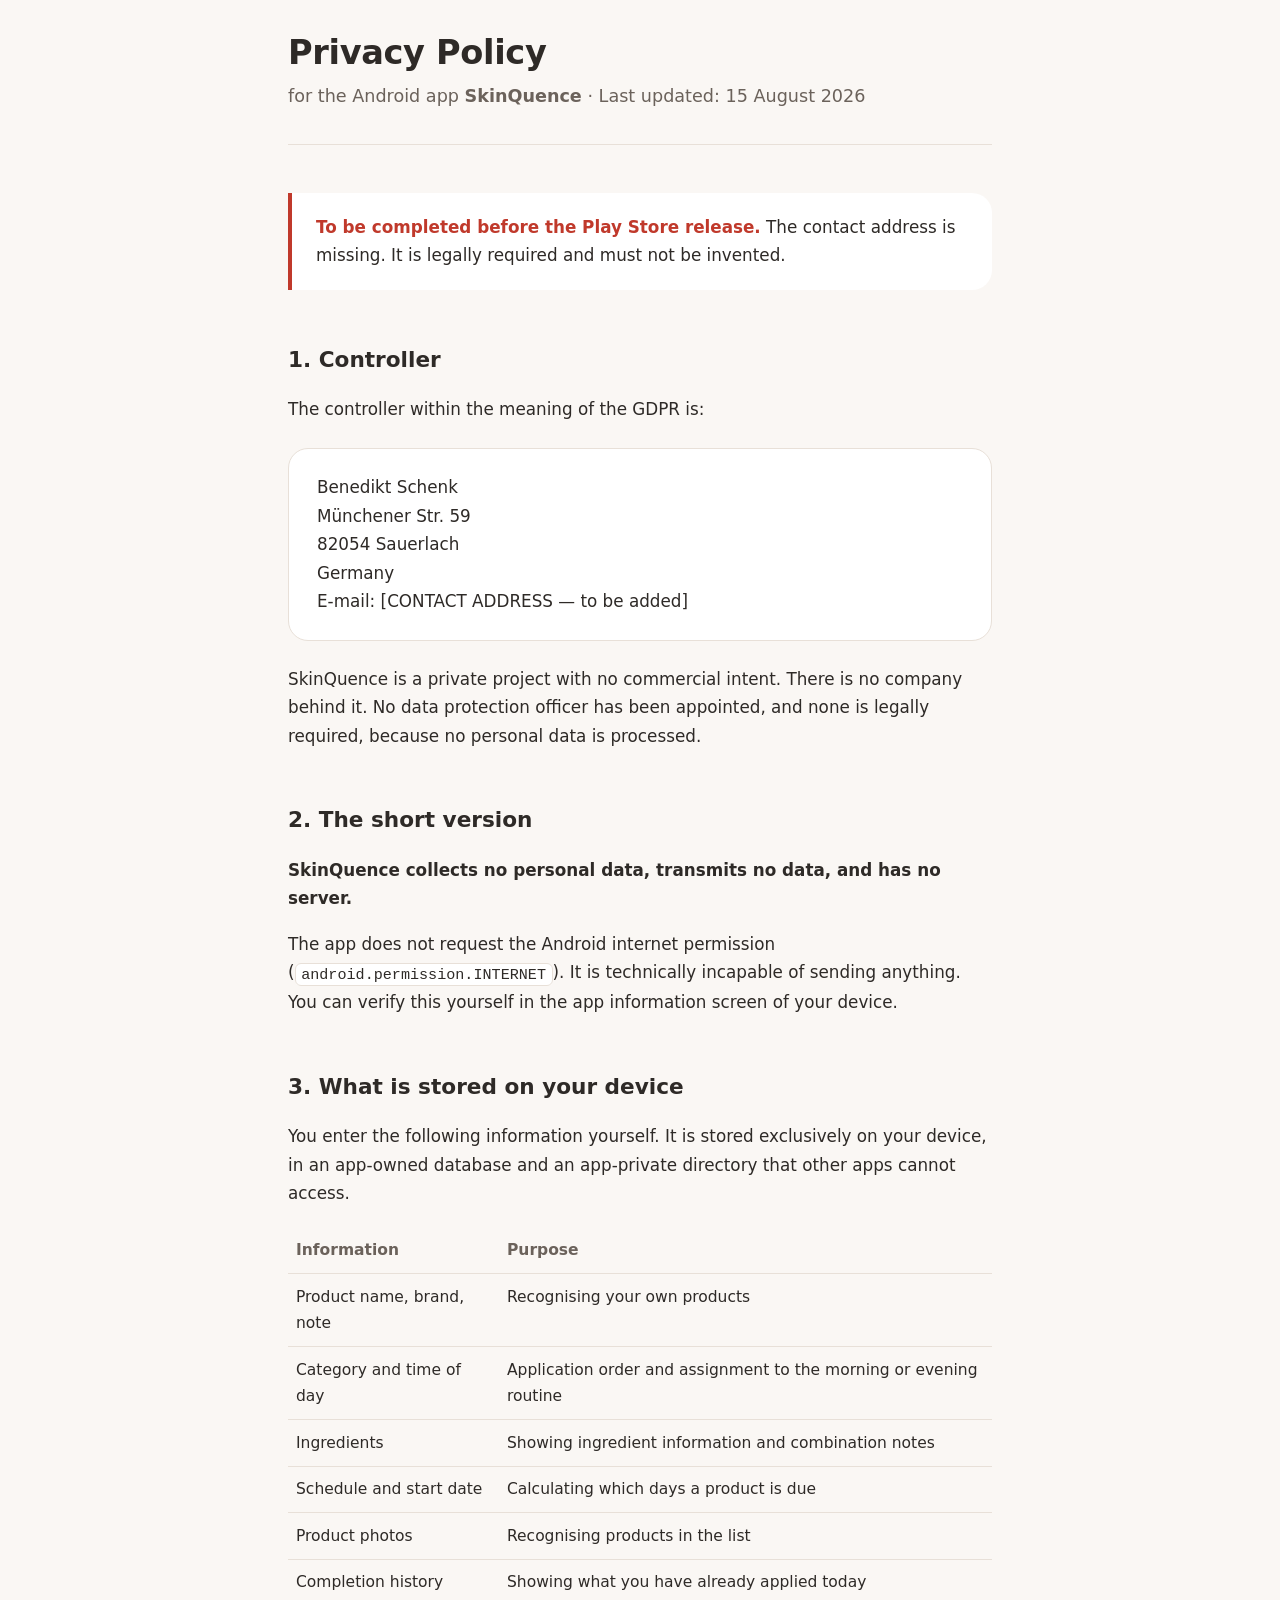
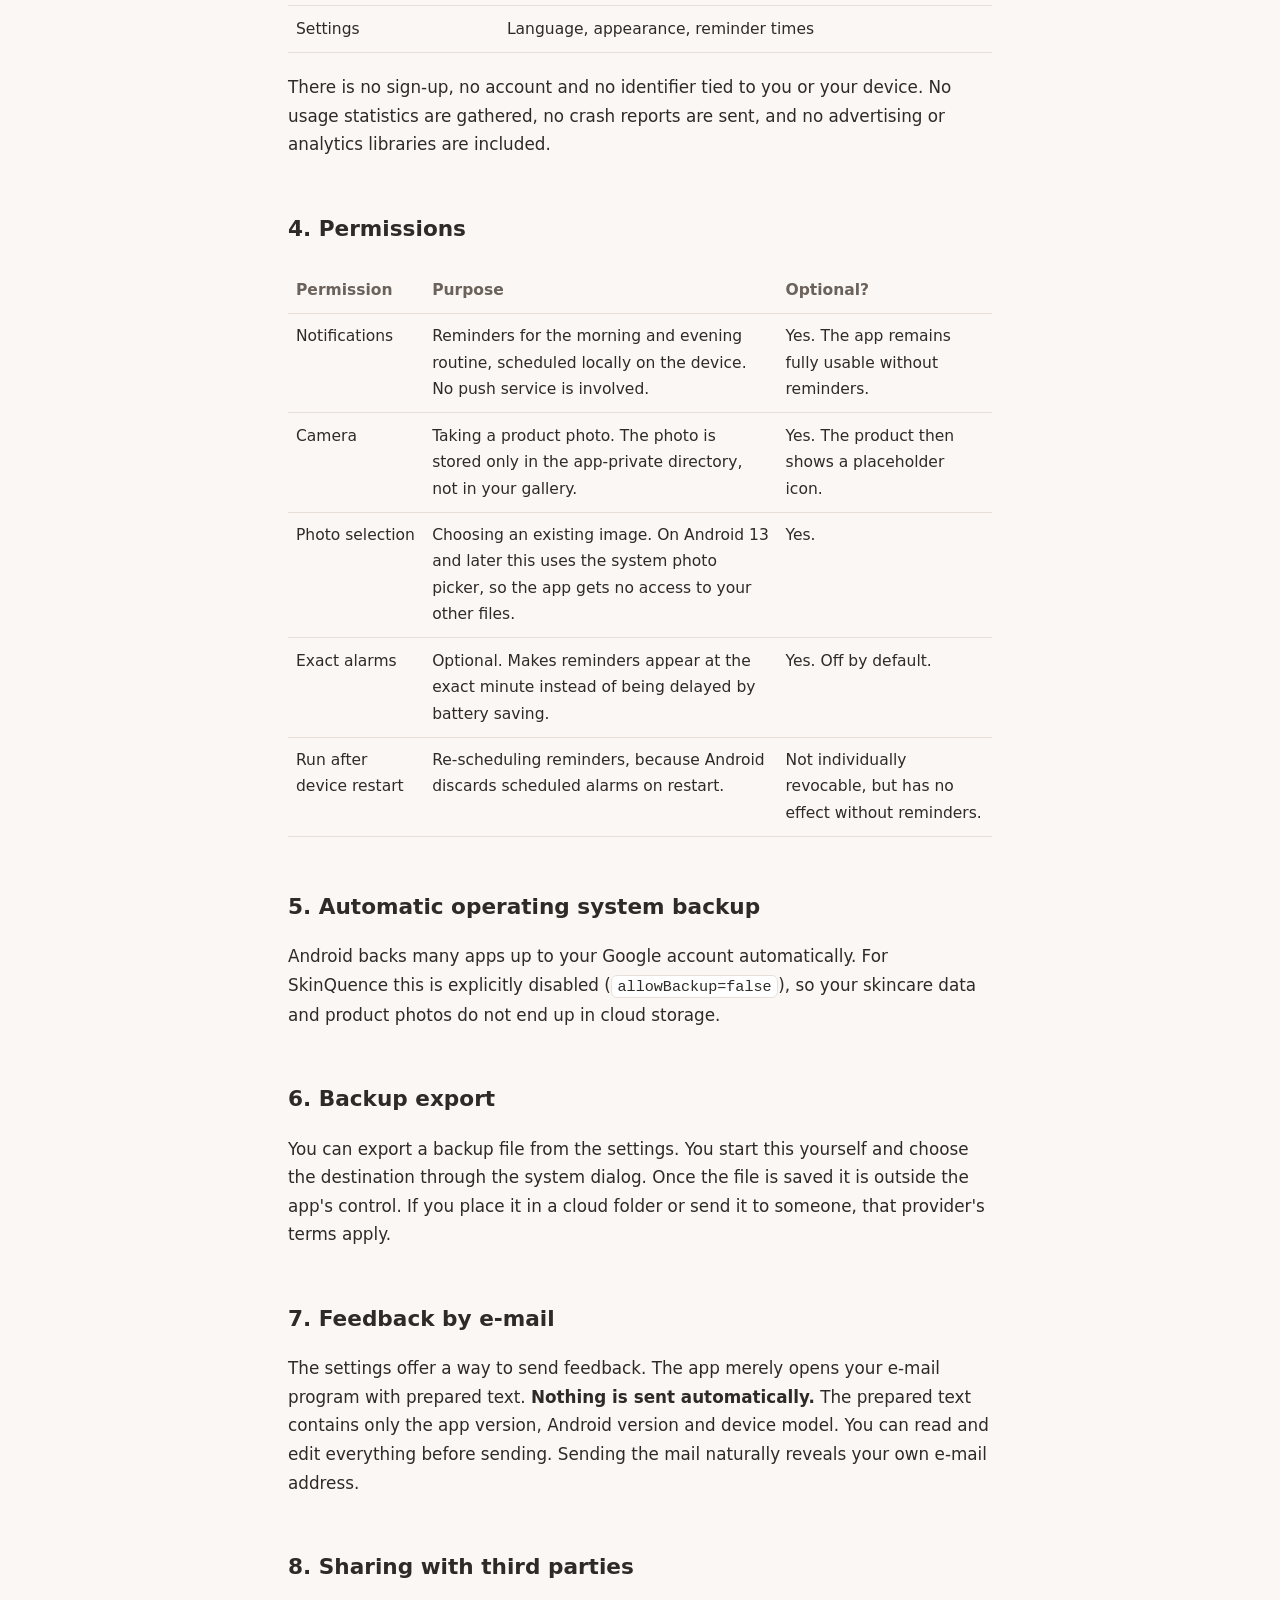
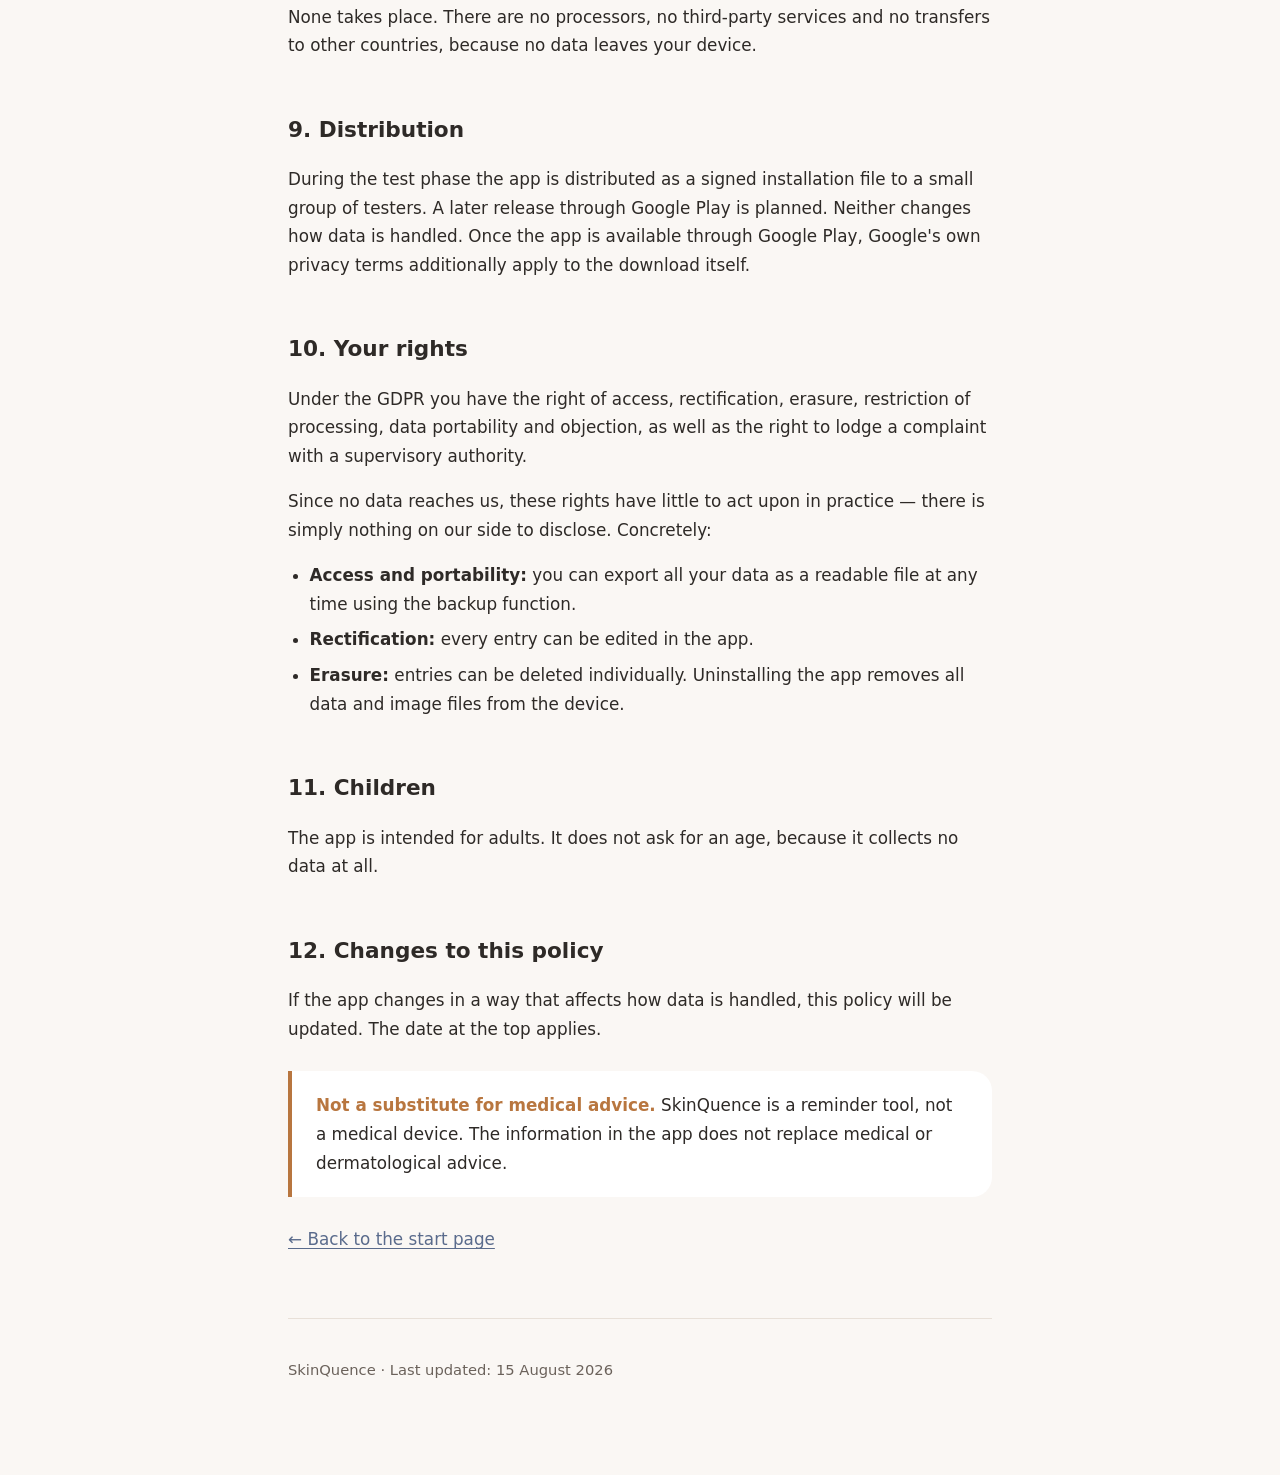
<file: privacy.html>
<!DOCTYPE html>
<html lang="en">
<head>
<meta charset="utf-8">
<meta name="viewport" content="width=device-width, initial-scale=1">
<title>Privacy Policy — SkinQuence</title>
<meta name="description" content="Privacy policy for the SkinQuence app. The app collects no data, transmits nothing, and works entirely offline.">
<link rel="stylesheet" href="style.css">
</head>
<body>

<header>
  <h1>Privacy Policy</h1>
  <p class="untertitel">for the Android app <strong>SkinQuence</strong> · Last updated: 15 August 2026</p>
</header>

<main>

<div class="platzhalter">
  <strong>To be completed before the Play Store release.</strong>
  The contact address is missing. It is legally required and must not be
  invented.
</div>

<h2>1. Controller</h2>

<p>The controller within the meaning of the GDPR is:</p>

<div class="karte">
<p style="margin:0">
Benedikt Schenk<br>
Münchener Str. 59<br>
82054 Sauerlach<br>
Germany<br>
E-mail: [CONTACT ADDRESS — to be added]
</p>
</div>

<p>
SkinQuence is a private project with no commercial intent. There is no company
behind it. No data protection officer has been appointed, and none is legally
required, because no personal data is processed.
</p>

<h2>2. The short version</h2>

<p>
<strong>SkinQuence collects no personal data, transmits no data, and has no
server.</strong>
</p>

<p>
The app does not request the Android internet permission
(<code>android.permission.INTERNET</code>). It is technically incapable of
sending anything. You can verify this yourself in the app information screen of
your device.
</p>

<h2>3. What is stored on your device</h2>

<p>
You enter the following information yourself. It is stored exclusively on your
device, in an app-owned database and an app-private directory that other apps
cannot access.
</p>

<table>
  <tr><th>Information</th><th>Purpose</th></tr>
  <tr><td>Product name, brand, note</td><td>Recognising your own products</td></tr>
  <tr><td>Category and time of day</td><td>Application order and assignment to the morning or evening routine</td></tr>
  <tr><td>Ingredients</td><td>Showing ingredient information and combination notes</td></tr>
  <tr><td>Schedule and start date</td><td>Calculating which days a product is due</td></tr>
  <tr><td>Product photos</td><td>Recognising products in the list</td></tr>
  <tr><td>Completion history</td><td>Showing what you have already applied today</td></tr>
  <tr><td>Settings</td><td>Language, appearance, reminder times</td></tr>
</table>

<p>
There is no sign-up, no account and no identifier tied to you or your device.
No usage statistics are gathered, no crash reports are sent, and no advertising
or analytics libraries are included.
</p>

<h2>4. Permissions</h2>

<table>
  <tr><th>Permission</th><th>Purpose</th><th>Optional?</th></tr>
  <tr>
    <td>Notifications</td>
    <td>Reminders for the morning and evening routine, scheduled locally on the
        device. No push service is involved.</td>
    <td>Yes. The app remains fully usable without reminders.</td>
  </tr>
  <tr>
    <td>Camera</td>
    <td>Taking a product photo. The photo is stored only in the app-private
        directory, not in your gallery.</td>
    <td>Yes. The product then shows a placeholder icon.</td>
  </tr>
  <tr>
    <td>Photo selection</td>
    <td>Choosing an existing image. On Android 13 and later this uses the
        system photo picker, so the app gets no access to your other files.</td>
    <td>Yes.</td>
  </tr>
  <tr>
    <td>Exact alarms</td>
    <td>Optional. Makes reminders appear at the exact minute instead of being
        delayed by battery saving.</td>
    <td>Yes. Off by default.</td>
  </tr>
  <tr>
    <td>Run after device restart</td>
    <td>Re-scheduling reminders, because Android discards scheduled alarms on
        restart.</td>
    <td>Not individually revocable, but has no effect without reminders.</td>
  </tr>
</table>

<h2>5. Automatic operating system backup</h2>

<p>
Android backs many apps up to your Google account automatically. For SkinQuence
this is explicitly disabled (<code>allowBackup=false</code>), so your skincare
data and product photos do not end up in cloud storage.
</p>

<h2>6. Backup export</h2>

<p>
You can export a backup file from the settings. You start this yourself and
choose the destination through the system dialog. Once the file is saved it is
outside the app's control. If you place it in a cloud folder or send it to
someone, that provider's terms apply.
</p>

<h2>7. Feedback by e-mail</h2>

<p>
The settings offer a way to send feedback. The app merely opens your e-mail
program with prepared text. <strong>Nothing is sent automatically.</strong> The
prepared text contains only the app version, Android version and device model.
You can read and edit everything before sending. Sending the mail naturally
reveals your own e-mail address.
</p>

<h2>8. Sharing with third parties</h2>

<p>
None takes place. There are no processors, no third-party services and no
transfers to other countries, because no data leaves your device.
</p>

<h2>9. Distribution</h2>

<p>
During the test phase the app is distributed as a signed installation file to a
small group of testers. A later release through Google Play is planned. Neither
changes how data is handled. Once the app is available through Google Play,
Google's own privacy terms additionally apply to the download itself.
</p>

<h2>10. Your rights</h2>

<p>
Under the GDPR you have the right of access, rectification, erasure,
restriction of processing, data portability and objection, as well as the right
to lodge a complaint with a supervisory authority.
</p>

<p>
Since no data reaches us, these rights have little to act upon in practice —
there is simply nothing on our side to disclose. Concretely:
</p>

<ul>
  <li><strong>Access and portability:</strong> you can export all your data as
      a readable file at any time using the backup function.</li>
  <li><strong>Rectification:</strong> every entry can be edited in the app.</li>
  <li><strong>Erasure:</strong> entries can be deleted individually.
      Uninstalling the app removes all data and image files from the device.</li>
</ul>

<h2>11. Children</h2>

<p>
The app is intended for adults. It does not ask for an age, because it collects
no data at all.
</p>

<h2>12. Changes to this policy</h2>

<p>
If the app changes in a way that affects how data is handled, this policy will
be updated. The date at the top applies.
</p>

<div class="hinweis">
  <strong>Not a substitute for medical advice.</strong>
  SkinQuence is a reminder tool, not a medical device. The information in the
  app does not replace medical or dermatological advice.
</div>

<p><a href="index.html">← Back to the start page</a></p>

</main>

<footer>
  <p>SkinQuence · Last updated: 15 August 2026</p>
</footer>

</body>
</html>
</file>
<file: style.css>
/* SkinQuence - Projektseite
   Ruhig, hell, hautfreundlich: warme Neutraltoene, viel Weissraum,
   weiche Radien, keine harten Schatten. Bewusst ohne Framework und ohne
   externe Ressourcen - die Seite soll in fuenf Jahren noch unveraendert
   funktionieren. */

:root {
  --grund: #faf7f4;
  --flaeche: #ffffff;
  --text: #2e2a27;
  --text-leise: #6b625b;
  --linie: #e8e0d8;
  --akzent-morgen: #b8763f;
  --akzent-abend: #5a6b8c;
  --radius: 20px;
  --breite: 44rem;
}

@media (prefers-color-scheme: dark) {
  :root {
    --grund: #1c1917;
    --flaeche: #262220;
    --text: #ede7e1;
    --text-leise: #a89e96;
    --linie: #3a3431;
    --akzent-morgen: #e0a068;
    --akzent-abend: #93a6cc;
  }
}

* { box-sizing: border-box; }

body {
  margin: 0;
  padding: 2rem 1.25rem 5rem;
  background: var(--grund);
  color: var(--text);
  font-family: "Segoe UI", system-ui, -apple-system, sans-serif;
  font-size: 1.05rem;
  line-height: 1.7;
}

main { max-width: var(--breite); margin: 0 auto; }

header {
  max-width: var(--breite);
  margin: 0 auto 3rem;
  padding-bottom: 2rem;
  border-bottom: 1px solid var(--linie);
}

h1 {
  font-size: 2.1rem;
  line-height: 1.25;
  margin: 0 0 .5rem;
  letter-spacing: -0.01em;
}

.untertitel {
  color: var(--text-leise);
  font-size: 1.1rem;
  margin: 0;
}

h2 {
  font-size: 1.35rem;
  margin: 2.75rem 0 .75rem;
  padding-top: .5rem;
}

h3 { font-size: 1.1rem; margin: 1.75rem 0 .5rem; }

a { color: var(--akzent-abend); text-underline-offset: 3px; }
a:hover { color: var(--akzent-morgen); }

.karte {
  background: var(--flaeche);
  border: 1px solid var(--linie);
  border-radius: var(--radius);
  padding: 1.5rem 1.75rem;
  margin: 1.5rem 0;
}

.hinweis {
  border-left: 4px solid var(--akzent-morgen);
  background: var(--flaeche);
  border-radius: 0 var(--radius) var(--radius) 0;
  padding: 1.25rem 1.5rem;
  margin: 1.75rem 0;
}

.hinweis strong { color: var(--akzent-morgen); }

.platzhalter {
  border-left: 4px solid #c0392b;
  background: var(--flaeche);
  border-radius: 0 var(--radius) var(--radius) 0;
  padding: 1.25rem 1.5rem;
  margin: 1.75rem 0;
}

.platzhalter strong { color: #c0392b; }

ul { padding-left: 1.35rem; }
li { margin: .45rem 0; }

.sprachen {
  display: flex;
  flex-wrap: wrap;
  gap: .75rem;
  margin: 1.5rem 0 0;
  padding: 0;
  list-style: none;
}

.sprachen a {
  display: inline-block;
  padding: .4rem 1rem;
  border: 1px solid var(--linie);
  border-radius: 999px;
  background: var(--flaeche);
  text-decoration: none;
  font-size: .95rem;
}

footer {
  max-width: var(--breite);
  margin: 4rem auto 0;
  padding-top: 1.5rem;
  border-top: 1px solid var(--linie);
  color: var(--text-leise);
  font-size: .92rem;
}

table {
  width: 100%;
  border-collapse: collapse;
  margin: 1.25rem 0;
  font-size: .97rem;
}

th, td {
  text-align: left;
  padding: .6rem .5rem;
  border-bottom: 1px solid var(--linie);
  vertical-align: top;
}

th { color: var(--text-leise); font-weight: 600; }

code {
  background: var(--flaeche);
  border: 1px solid var(--linie);
  border-radius: 6px;
  padding: .1rem .35rem;
  font-size: .9em;
}
</file>
